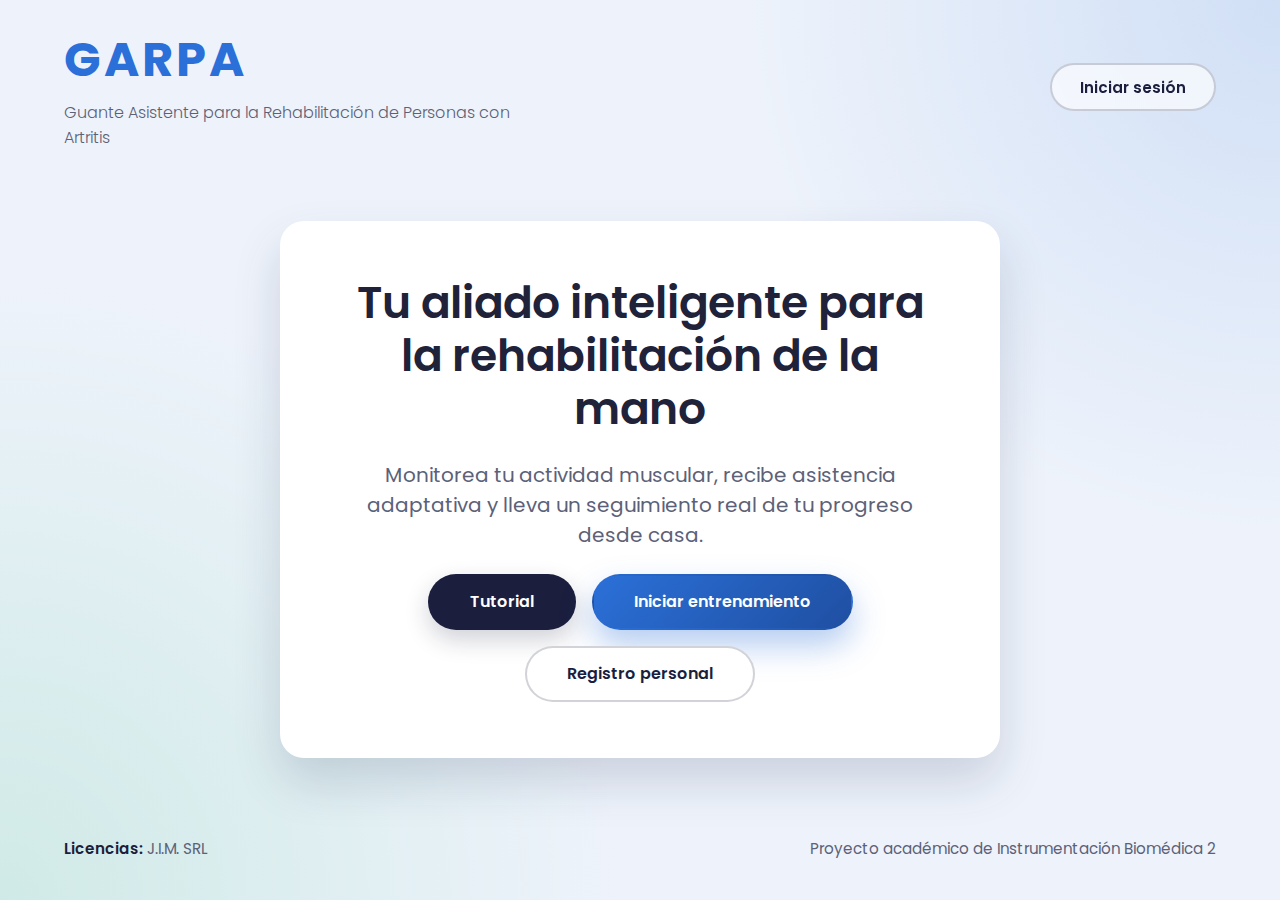
<file: index.html>
<!DOCTYPE html>
<html lang="es">
<head>
  <meta charset="UTF-8" />
  <meta name="viewport" content="width=device-width, initial-scale=1.0" />
  <title>GARPA | Guante Asistente para la Rehabilitación de Personas con Artritis</title>
  <link rel="preconnect" href="https://fonts.googleapis.com">
  <link rel="preconnect" href="https://fonts.gstatic.com" crossorigin>
  <link href="https://fonts.googleapis.com/css2?family=Poppins:wght@300;400;600;700&display=swap" rel="stylesheet">
  <link rel="stylesheet" href="styles.css" />
</head>
<body class="page-home">
  <header class="topbar">
    <div class="brand">
      <span class="brand-acronym">GARPA</span>
      <span class="brand-tagline">Guante Asistente para la Rehabilitación de Personas con Artritis</span>
    </div>
    <a class="btn btn-secondary" href="login.html">Iniciar sesión</a>
  </header>

  <main class="hero">
    <section class="hero-card" aria-labelledby="hero-title">
      <h1 id="hero-title">Tu aliado inteligente para la rehabilitación de la mano</h1>
      <p class="hero-description">
        Monitorea tu actividad muscular, recibe asistencia adaptativa y lleva un seguimiento real de tu progreso desde casa.
      </p>

      <div class="actions" role="group" aria-label="Acciones principales">
        <a class="btn btn-primary" href="#tutorial">Tutorial</a>
        <a class="btn btn-highlight" href="training.html">Iniciar entrenamiento</a>
        <a class="btn btn-outline" href="#registro">Registro personal</a>
      </div>
    </section>
  </main>

  <footer class="footer">
    <div>
      <span class="footer-label">Licencias:</span>
      <span class="footer-value" data-company="J.I.M. SRL">J.I.M. SRL</span>
    </div>
    <p class="footer-note">Proyecto académico de Instrumentación Biomédica 2</p>
  </footer>
</body>
</html>
</file>
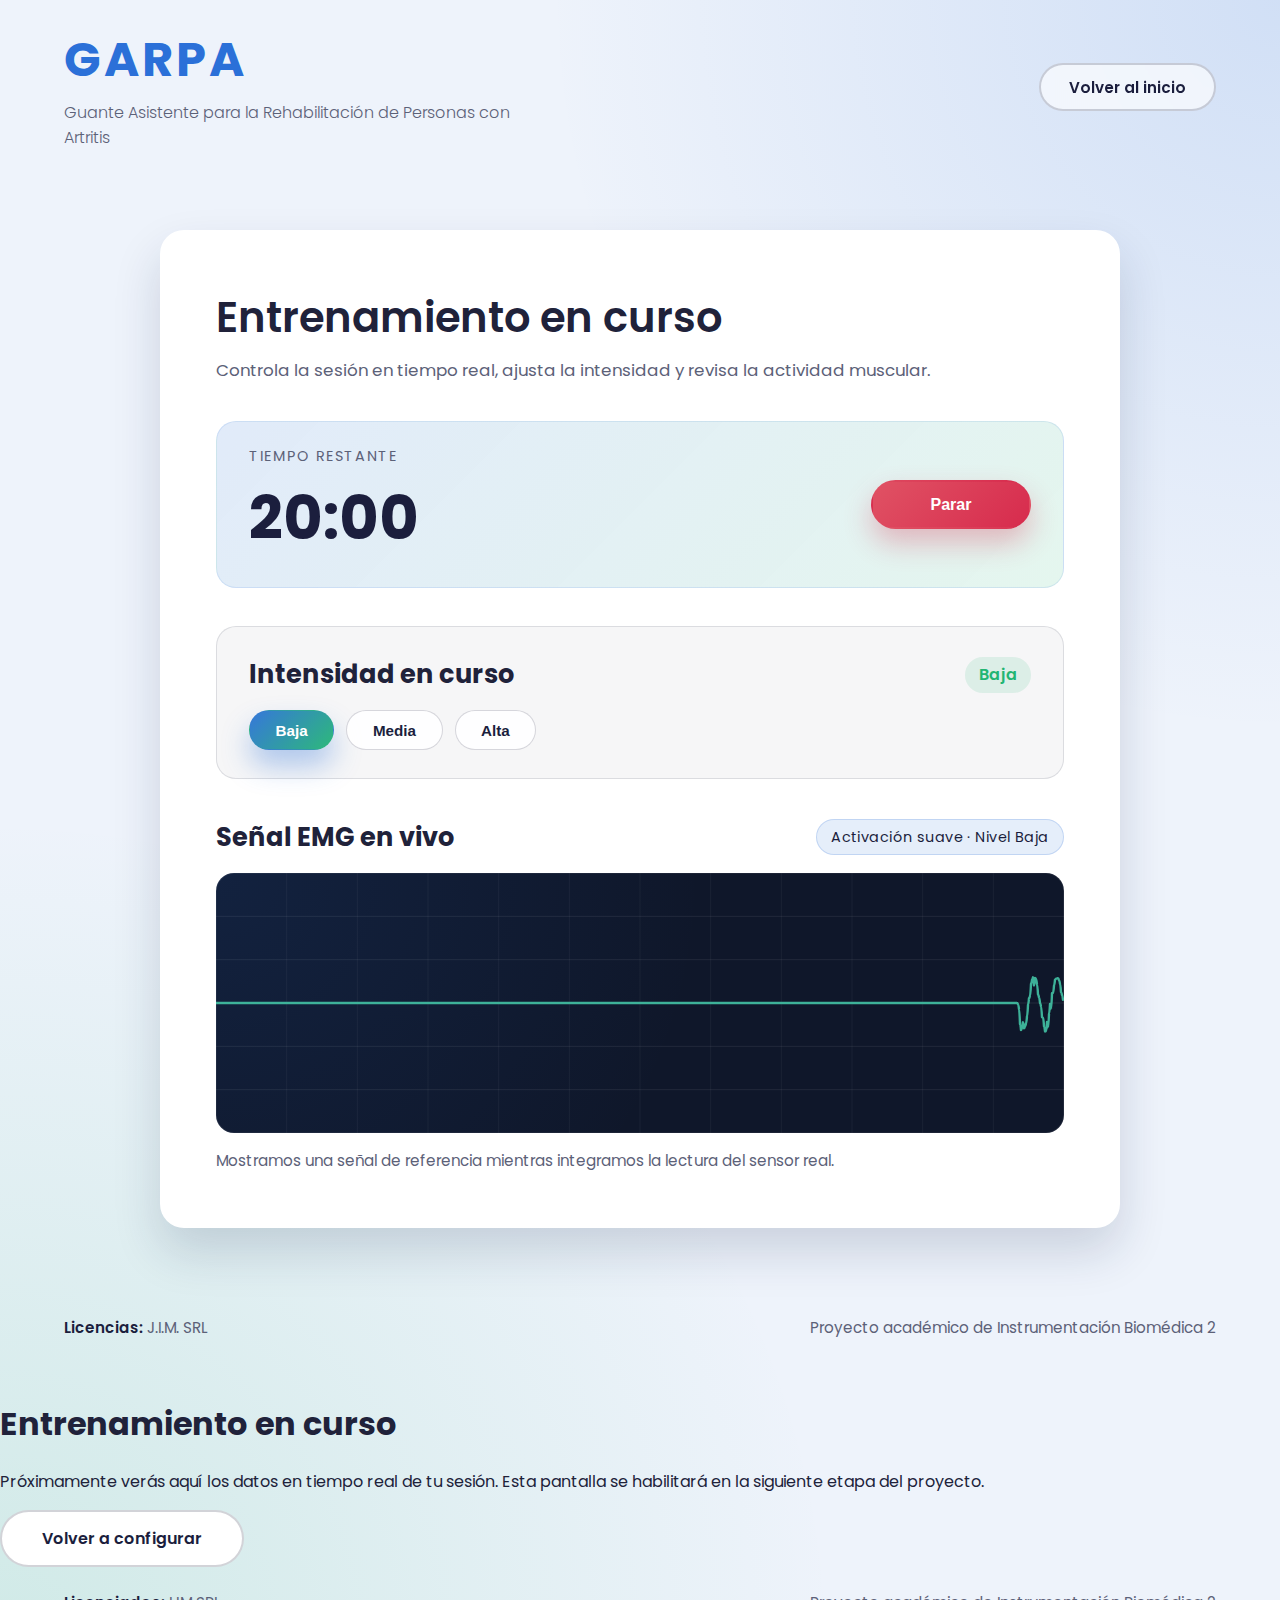
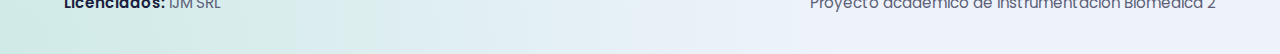
<file: entrenamiento-activo.html>
<!DOCTYPE html>
<html lang="es">
<head>
  <meta charset="UTF-8" />
  <meta name="viewport" content="width=device-width, initial-scale=1.0" />
  <title>Entrenamiento en curso | GARPA</title>
  <link rel="preconnect" href="https://fonts.googleapis.com">
  <link rel="preconnect" href="https://fonts.gstatic.com" crossorigin>
  <link href="https://fonts.googleapis.com/css2?family=Poppins:wght@300;400;600;700&display=swap" rel="stylesheet">
  <link rel="stylesheet" href="styles.css" />
</head>
<body class="page-session">
  <header class="topbar">
    <div class="brand">
      <span class="brand-acronym">GARPA</span>
      <span class="brand-tagline">Guante Asistente para la Rehabilitación de Personas con Artritis</span>
    </div>
    <a class="btn btn-secondary" href="index.html">Volver al inicio</a>
  </header>

  <main class="session-main">
    <section class="session-layout">
      <header class="session-header">
        <h1 id="session-title">Entrenamiento en curso</h1>
        <p class="session-subtitle">Controla la sesión en tiempo real, ajusta la intensidad y revisa la actividad muscular.</p>
      </header>

      <div class="session-status">
        <div class="session-timer" role="status" aria-live="polite">
          <span class="session-timer__label">Tiempo restante</span>
          <time id="session-time" class="session-timer__value" datetime="PT00M00S">00:00</time>
        </div>
        <button type="button" class="btn btn-critical session-pause" id="pause-button">Parar</button>
      </div>

      <section class="session-intensity" aria-labelledby="intensity-heading">
        <div class="session-intensity__header">
          <h2 id="intensity-heading">Intensidad en curso</h2>
          <span class="session-intensity__current" id="current-intensity">—</span>
        </div>
        <div class="session-intensity__controls" role="group" aria-label="Ajustar intensidad">
          <button type="button" class="chip" data-intensity="baja">Baja</button>
          <button type="button" class="chip" data-intensity="media">Media</button>
          <button type="button" class="chip" data-intensity="alta">Alta</button>
        </div>
      </section>

      <section class="session-emg" aria-labelledby="emg-heading">
        <div class="session-emg__header">
          <h2 id="emg-heading">Señal EMG en vivo</h2>
          <span class="session-emg__legend" id="emg-legend">Simulación interactiva</span>
        </div>
        <canvas id="emg-canvas" width="720" height="220" role="img" aria-label="Representación de la actividad muscular registrada"></canvas>
        <p class="session-emg__note">Mostramos una señal de referencia mientras integramos la lectura del sensor real.</p>
      </section>
    </section>
  </main>

  <div class="session-dialog" id="pause-dialog" aria-hidden="true">
    <div class="session-dialog__backdrop" data-dialog-dismiss></div>
    <div class="session-dialog__panel" role="dialog" aria-modal="true" aria-labelledby="pause-title">
      <h2 id="pause-title">Entrenamiento en pausa</h2>
      <p class="session-dialog__message" id="pause-message">Selecciona una opción para continuar.</p>
      <div class="session-dialog__actions">
        <button type="button" class="btn btn-ghost" id="resume-button">Reanudar</button>
        <button type="button" class="btn btn-highlight" id="finish-button">Finalizar</button>
      </div>
    </div>
  </div>

  <footer class="footer">
    <div>
      <span class="footer-label">Licencias:</span>
      <span class="footer-value">J.I.M. SRL</span>
    </div>
    <p class="footer-note">Proyecto académico de Instrumentación Biomédica 2</p>
  </footer>
  <script src="session.js"></script>
    <section class="session-card" aria-labelledby="session-title">
      <h1 id="session-title">Entrenamiento en curso</h1>
      <p class="session-copy">Próximamente verás aquí los datos en tiempo real de tu sesión. Esta pantalla se habilitará en la siguiente etapa del proyecto.</p>
      <a class="btn btn-outline" href="training.html">Volver a configurar</a>
    </section>
  </main>

  <footer class="footer">
    <div>
      <span class="footer-label">Licenciados:</span>
      <span class="footer-value">IJM SRL</span>
    </div>
    <p class="footer-note">Proyecto académico de Instrumentación Biomédica 2</p>
  </footer>
</body>
</html>
</file>
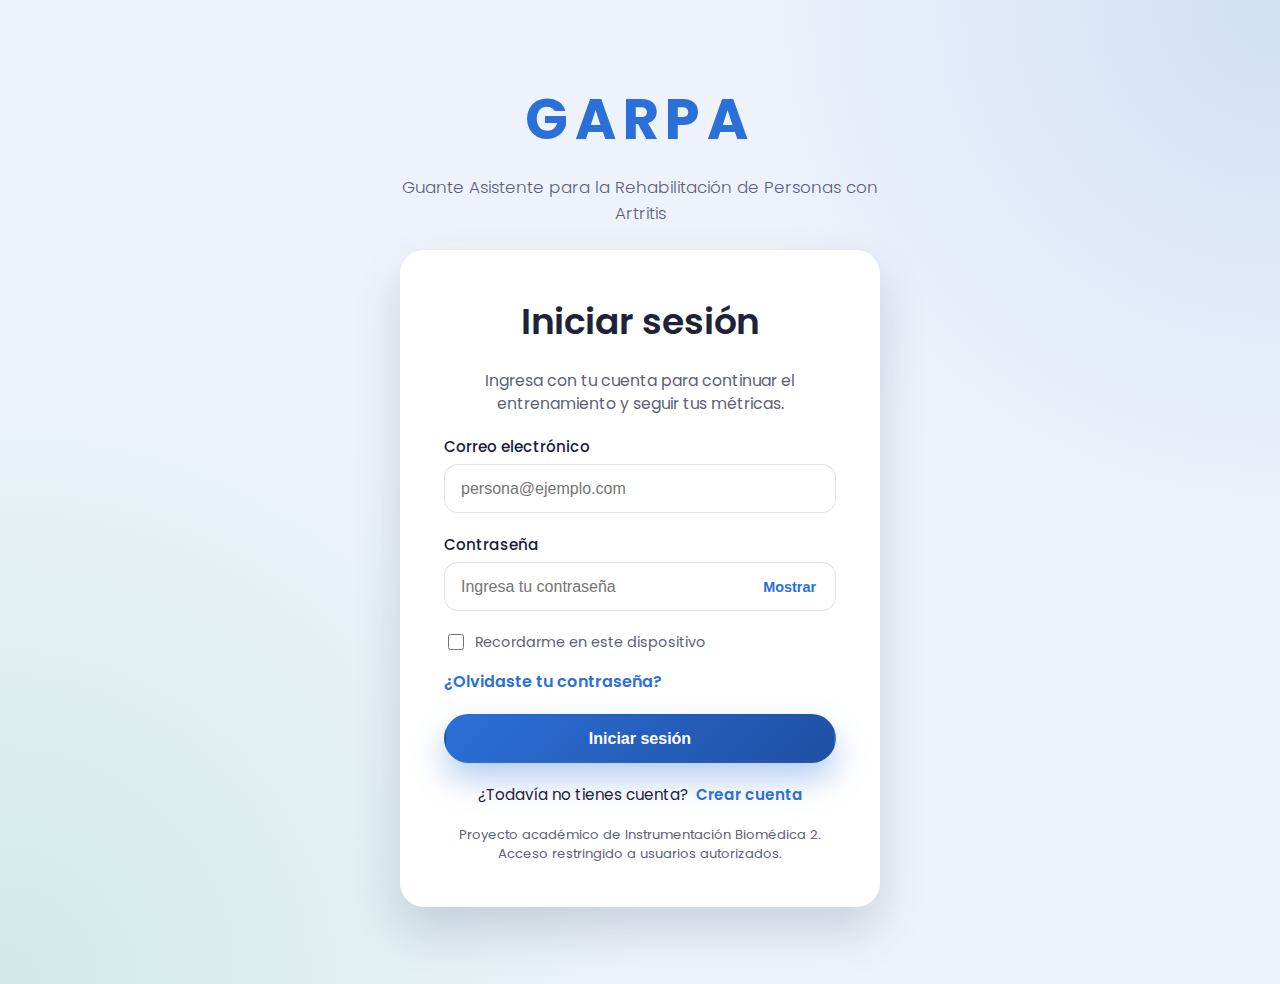
<file: login.html>
<!DOCTYPE html>
<html lang="es">
<head>
  <meta charset="UTF-8" />
  <meta name="viewport" content="width=device-width, initial-scale=1.0" />
  <title>GARPA | Iniciar sesión</title>
  <link rel="preconnect" href="https://fonts.googleapis.com" />
  <link rel="preconnect" href="https://fonts.gstatic.com" crossorigin />
  <link
    href="https://fonts.googleapis.com/css2?family=Poppins:wght@300;400;500;600;700&display=swap"
    rel="stylesheet"
  />
  <link rel="stylesheet" href="styles.css" />
</head>
<body class="page-login">
  <main class="auth-wrapper" aria-labelledby="login-title">
    <header class="auth-header">
      <span class="auth-logo">GARPA</span>
      <p class="auth-tagline">Guante Asistente para la Rehabilitación de Personas con Artritis</p>
    </header>

    <form class="auth-card" id="login-form" novalidate>
      <h1 id="login-title">Iniciar sesión</h1>

      <p class="auth-intro">
        Ingresa con tu cuenta para continuar el entrenamiento y seguir tus métricas.
      </p>

      <div class="auth-message" data-auth-message hidden role="alert"></div>

      <div class="field">
        <label class="field-label" for="email">Correo electrónico</label>
        <input
          class="field-input"
          type="email"
          id="email"
          name="email"
          inputmode="email"
          autocomplete="email"
          required
          placeholder="persona@ejemplo.com"
        />
      </div>

      <div class="field">
        <label class="field-label" for="password">Contraseña</label>
        <div class="field-control">
          <input
            class="field-input"
            type="password"
            id="password"
            name="password"
            autocomplete="current-password"
            minlength="8"
            required
            placeholder="Ingresa tu contraseña"
          />
          <button
            type="button"
            class="control-action"
            data-toggle-password
            aria-controls="password"
            aria-pressed="false"
          >
            Mostrar
          </button>
        </div>
      </div>

      <div class="field-row">
        <label class="remember">
          <input type="checkbox" id="remember" name="remember" />
          <span>Recordarme en este dispositivo</span>
        </label>
        <a href="#" class="auth-link" data-placeholder-link="recover">¿Olvidaste tu contraseña?</a>
      </div>

      <button class="btn btn-highlight btn-block" type="submit" data-submit>
        Iniciar sesión
      </button>

      <div class="auth-footer-links">
        <span>¿Todavía no tienes cuenta?</span>
        <a href="#" class="auth-link" data-placeholder-link="signup">Crear cuenta</a>
      </div>

      <p class="auth-legal">Proyecto académico de Instrumentación Biomédica 2. Acceso restringido a usuarios autorizados.</p>
    </form>
  </main>

  <script src="login.js" type="module"></script>
</body>
</html>
</file>
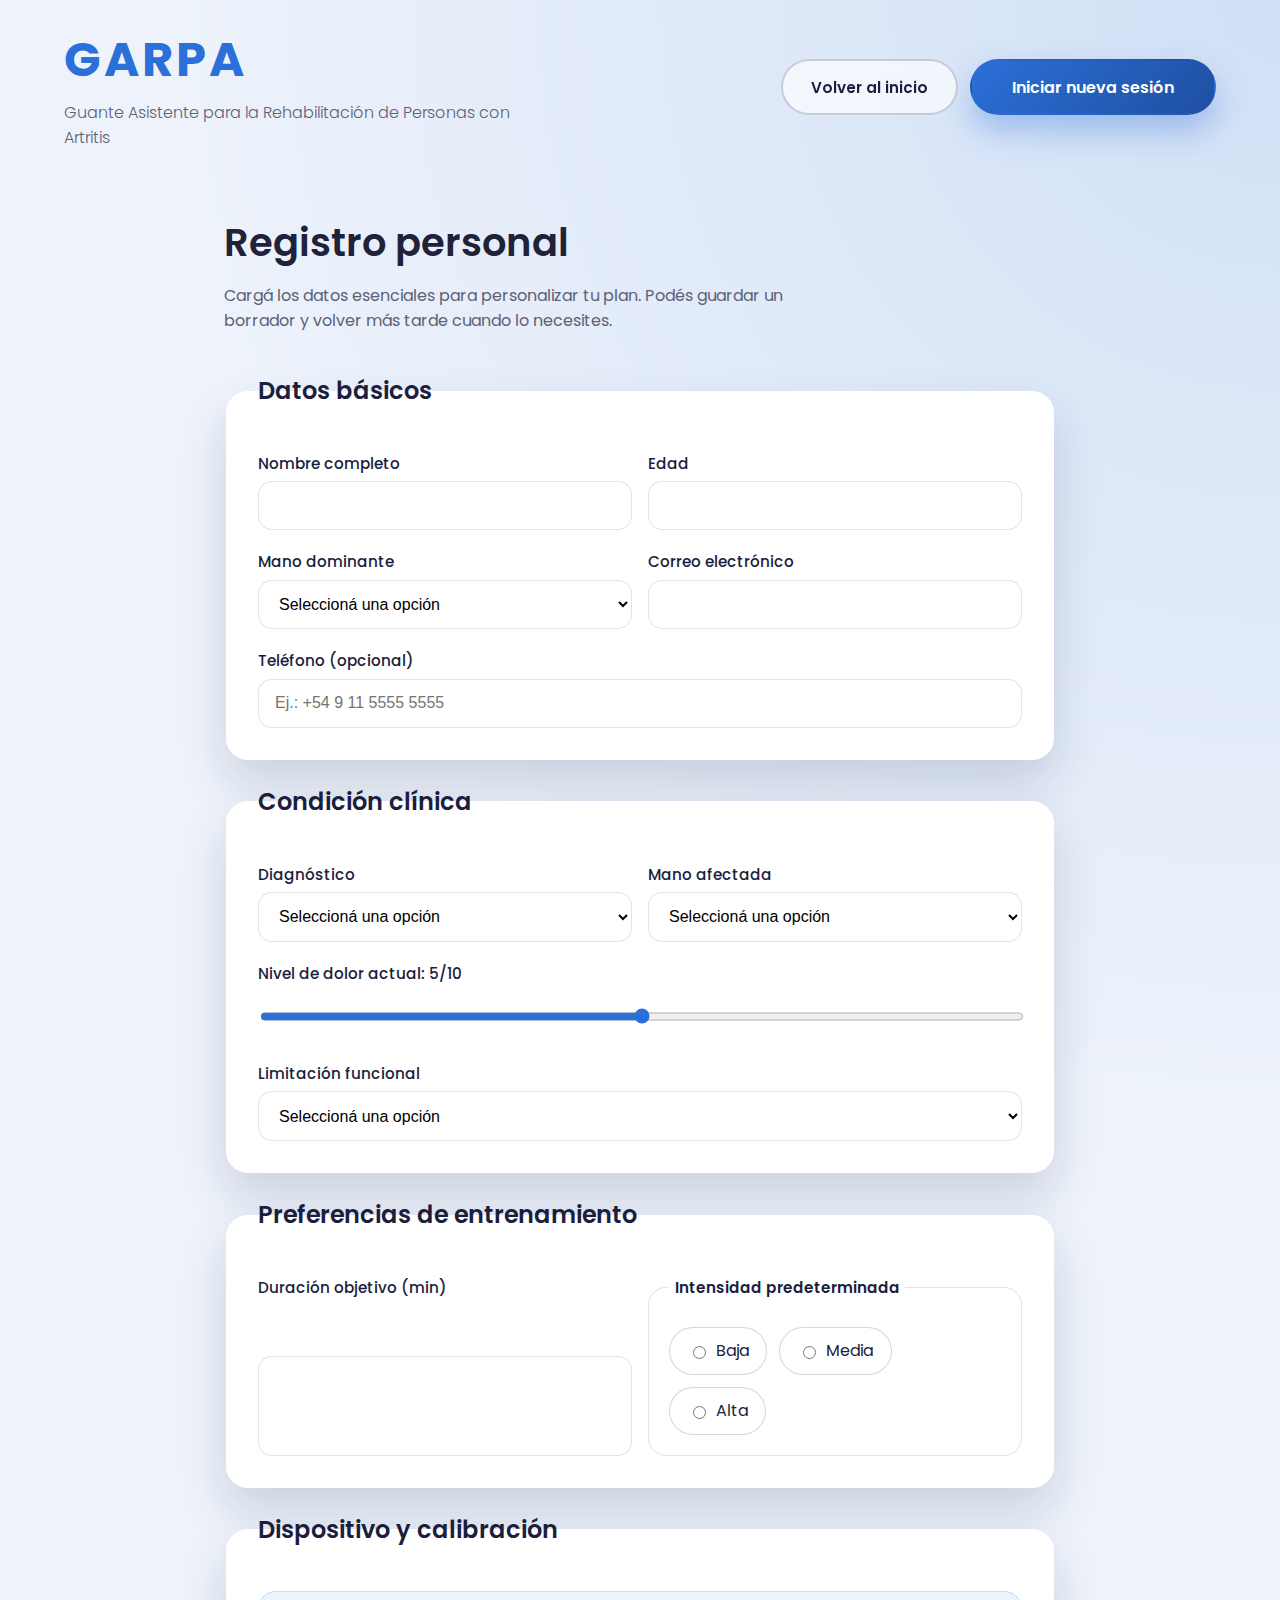
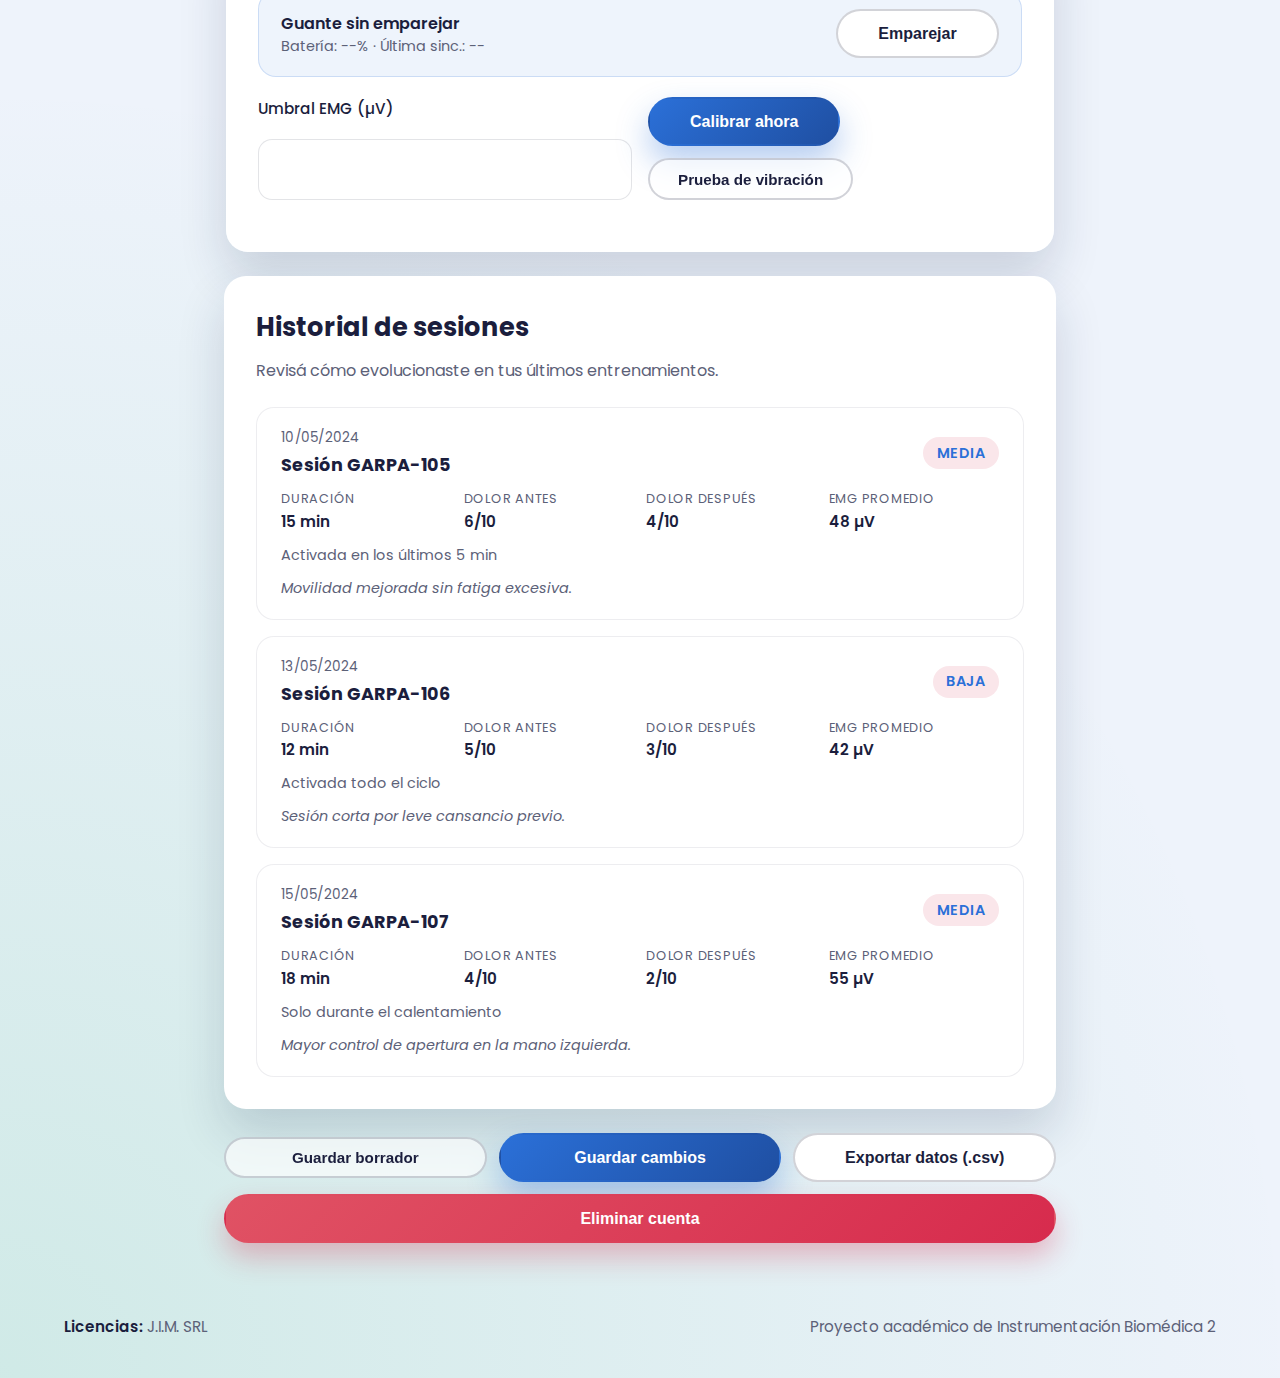
<file: registro.html>
<!DOCTYPE html>
<html lang="es">
<head>
  <meta charset="UTF-8" />
  <meta name="viewport" content="width=device-width, initial-scale=1.0" />
  <title>GARPA | Registro personal</title>
  <link rel="preconnect" href="https://fonts.googleapis.com" />
  <link rel="preconnect" href="https://fonts.gstatic.com" crossorigin />
  <link
    href="https://fonts.googleapis.com/css2?family=Poppins:wght@300;400;500;600;700&display=swap"
    rel="stylesheet"
  />
  <link rel="stylesheet" href="styles.css" />
</head>
<body class="page-profile">
  <header class="topbar topbar--profile">
    <div class="brand">
      <span class="brand-acronym">GARPA</span>
      <span class="brand-tagline">Guante Asistente para la Rehabilitación de Personas con Artritis</span>
    </div>
    <div class="profile-top-actions">
      <a class="btn btn-secondary" href="index.html">Volver al inicio</a>
      <a class="btn btn-highlight" href="training.html">Iniciar nueva sesión</a>
    </div>
  </header>

  <main class="profile-main">
    <header class="profile-header">
      <h1>Registro personal</h1>
      <p>
        Cargá los datos esenciales para personalizar tu plan. Podés guardar un borrador y volver más tarde cuando lo necesites.
      </p>
    </header>

    <form class="profile-form" data-profile-form novalidate>
      <fieldset class="profile-fieldset">
        <legend>Datos básicos</legend>
        <div class="field-grid">
          <label class="field">
            <span class="field-label">Nombre completo</span>
            <input class="field-input" type="text" name="fullName" autocomplete="name" required maxlength="120" />
          </label>
          <label class="field">
            <span class="field-label">Edad</span>
            <input class="field-input" type="number" name="age" min="10" max="120" required />
          </label>
        </div>
        <div class="field-grid">
          <label class="field">
            <span class="field-label">Mano dominante</span>
            <select class="field-input" name="dominantHand" required>
              <option value="" disabled selected>Seleccioná una opción</option>
              <option value="derecha">Derecha</option>
              <option value="izquierda">Izquierda</option>
              <option value="ambas">Ambidiestra</option>
            </select>
          </label>
          <label class="field">
            <span class="field-label">Correo electrónico</span>
            <input class="field-input" type="email" name="email" autocomplete="email" required />
          </label>
        </div>
        <label class="field">
          <span class="field-label">Teléfono (opcional)</span>
          <input class="field-input" type="tel" name="phone" autocomplete="tel" placeholder="Ej.: +54 9 11 5555 5555" />
        </label>
      </fieldset>

      <fieldset class="profile-fieldset">
        <legend>Condición clínica</legend>
        <div class="field-grid">
          <label class="field">
            <span class="field-label">Diagnóstico</span>
            <select class="field-input" name="diagnosis" required>
              <option value="" disabled selected>Seleccioná una opción</option>
              <option value="oa">Osteoartritis</option>
              <option value="ar">Artritis reumatoide</option>
              <option value="mixta">Mixta / combinada</option>
              <option value="otro">Otro</option>
            </select>
          </label>
          <label class="field">
            <span class="field-label">Mano afectada</span>
            <select class="field-input" name="affectedHand" required>
              <option value="" disabled selected>Seleccioná una opción</option>
              <option value="derecha">Derecha</option>
              <option value="izquierda">Izquierda</option>
              <option value="ambas">Ambas manos</option>
            </select>
          </label>
        </div>
        <label class="field">
          <span class="field-label">Nivel de dolor actual: <span data-output="painLevel">5</span>/10</span>
          <input class="field-input field-input--range" type="range" name="painLevel" min="0" max="10" value="5" />
        </label>
        <label class="field">
          <span class="field-label">Limitación funcional</span>
          <select class="field-input" name="functionalLimitation" required>
            <option value="" disabled selected>Seleccioná una opción</option>
            <option value="leve">Leve</option>
            <option value="moderada">Media</option>
            <option value="severa">Alta</option>
          </select>
        </label>
      </fieldset>

      <fieldset class="profile-fieldset">
        <legend>Preferencias de entrenamiento</legend>
        <div class="field-grid">
          <label class="field">
            <span class="field-label">Duración objetivo (min)</span>
            <input class="field-input" type="number" name="targetDuration" min="5" max="120" step="5" required />
          </label>
          <fieldset class="field fieldset">
            <legend class="field-label">Intensidad predeterminada</legend>
            <div class="option-group" role="radiogroup">
              <label class="option"><input type="radio" name="defaultIntensity" value="baja" required /><span>Baja</span></label>
              <label class="option"><input type="radio" name="defaultIntensity" value="media" /><span>Media</span></label>
              <label class="option"><input type="radio" name="defaultIntensity" value="alta" /><span>Alta</span></label>
            </div>
          </fieldset>
        </div>
      </fieldset>

      <fieldset class="profile-fieldset">
        <legend>Dispositivo y calibración</legend>
        <div class="device-simple">
          <div>
            <p class="device-status" data-device-connection>Guante sin emparejar</p>
            <p class="device-meta">Batería: <span data-battery-level>--%</span> · Última sinc.: <span data-last-sync>--</span></p>
          </div>
          <button type="button" class="btn btn-outline" data-action="pair">Emparejar</button>
        </div>
        <div class="field-grid">
          <label class="field">
            <span class="field-label">Umbral EMG (µV)</span>
            <input class="field-input" type="number" name="emgThreshold" min="1" max="500" required />
          </label>
          <div class="calibration-actions">
            <button type="button" class="btn btn-highlight" data-action="calibrate">Calibrar ahora</button>
            <button type="button" class="btn btn-secondary" data-action="vibration-test">Prueba de vibración</button>
          </div>
        </div>
        <p class="calibration-status" data-calibration-status aria-live="polite" hidden></p>
      </fieldset>

      <section class="profile-history" aria-labelledby="history-heading">
        <div class="profile-history__header">
          <h2 id="history-heading">Historial de sesiones</h2>
          <p>Revisá cómo evolucionaste en tus últimos entrenamientos.</p>
        </div>
        <div class="history-list" data-history-list></div>
      </section>

      <div class="profile-actions">
        <button type="button" class="btn btn-secondary" data-action="save-draft">Guardar borrador</button>
        <button type="submit" class="btn btn-highlight">Guardar cambios</button>
        <button type="button" class="btn btn-outline" data-action="export">Exportar datos (.csv)</button>
        <button type="button" class="btn btn-critical" data-action="delete">Eliminar cuenta</button>
        <p class="form-feedback" data-form-feedback aria-live="polite" hidden></p>
      </div>
    </form>
  </main>

  <footer class="footer">
    <div>
      <span class="footer-label">Licencias:</span>
      <span class="footer-value" data-company="J.I.M. SRL">J.I.M. SRL</span>
    </div>
    <p class="footer-note">Proyecto académico de Instrumentación Biomédica 2</p>
  </footer>

  <script src="profile.js" type="module"></script>
</body>
</html>
</file>
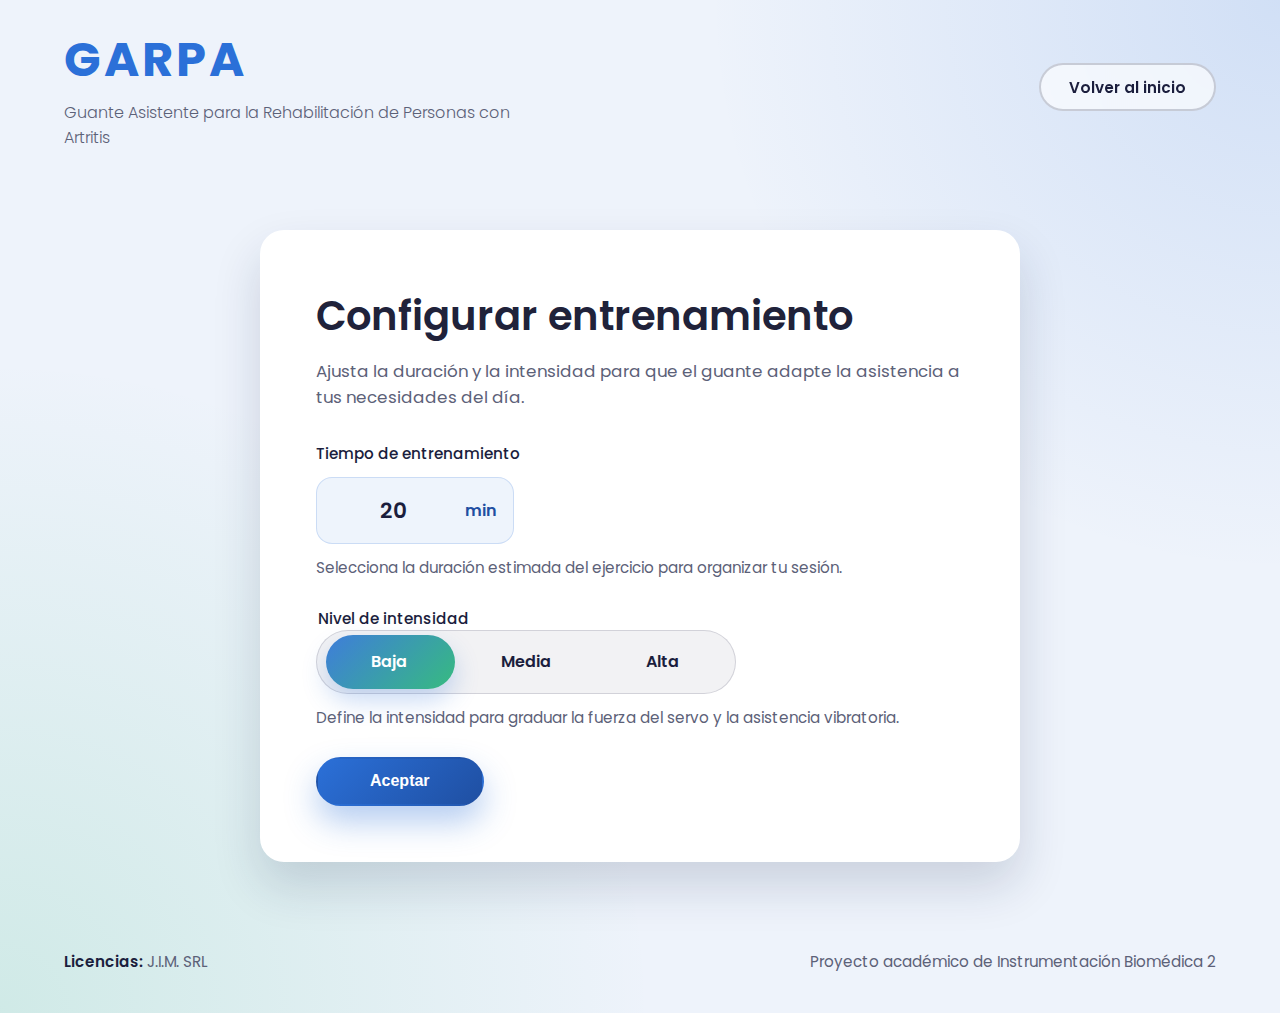
<file: training.html>
<!DOCTYPE html>
<html lang="es">
<head>
  <meta charset="UTF-8" />
  <meta name="viewport" content="width=device-width, initial-scale=1.0" />
  <title>Configurar entrenamiento | GARPA</title>
  <link rel="preconnect" href="https://fonts.googleapis.com">
  <link rel="preconnect" href="https://fonts.gstatic.com" crossorigin>
  <link href="https://fonts.googleapis.com/css2?family=Poppins:wght@300;400;600;700&display=swap" rel="stylesheet">
  <link rel="stylesheet" href="styles.css" />
</head>
<body class="page-training">
  <header class="topbar">
    <div class="brand">
      <span class="brand-acronym">GARPA</span>
      <span class="brand-tagline">Guante Asistente para la Rehabilitación de Personas con Artritis</span>
    </div>
    <a class="btn btn-secondary" href="index.html">Volver al inicio</a>
  </header>

  <main class="training-main">
    <section class="training-card" aria-labelledby="training-title">
      <header class="training-card__header">
        <h1 id="training-title">Configurar entrenamiento</h1>
        <p class="training-card__description">
          Ajusta la duración y la intensidad para que el guante adapte la asistencia a tus necesidades del día.
        </p>
      </header>

      <form class="training-form" action="entrenamiento-activo.html" method="get">
        <div class="field-group">
          <label class="field-label" for="duration">Tiempo de entrenamiento</label>
          <div class="time-input">
            <input type="number" id="duration" name="duration" min="5" max="120" step="5" value="20" required />
            <span class="time-unit" aria-hidden="true">min</span>
          </div>
          <p class="field-hint">Selecciona la duración estimada del ejercicio para organizar tu sesión.</p>
        </div>

        <fieldset class="field-group">
          <legend class="field-label" id="intensity-label">Nivel de intensidad</legend>
          <div class="intensity-selector" role="radiogroup" aria-labelledby="intensity-label">
            <span class="intensity-highlight" aria-hidden="true"></span>
            <label class="intensity-option">
              <input type="radio" name="intensity" value="baja" checked />
              <span>Baja</span>
            </label>
            <label class="intensity-option">
              <input type="radio" name="intensity" value="media" />
              <span>Media</span>
            </label>
            <label class="intensity-option">
              <input type="radio" name="intensity" value="alta" />
              <span>Alta</span>
            </label>
          </div>
          <p class="field-hint">Define la intensidad para graduar la fuerza del servo y la asistencia vibratoria.</p>
        </fieldset>

        <button type="submit" class="btn btn-highlight btn-accept">Aceptar</button>
      </form>
    </section>
  </main>

  <footer class="footer">
    <div>
      <span class="footer-label">Licencias:</span>
      <span class="footer-value">J.I.M. SRL</span>
    </div>
    <p class="footer-note">Proyecto académico de Instrumentación Biomédica 2</p>
  </footer>

  <script src="training.js"></script>
</body>
</html>
</file>
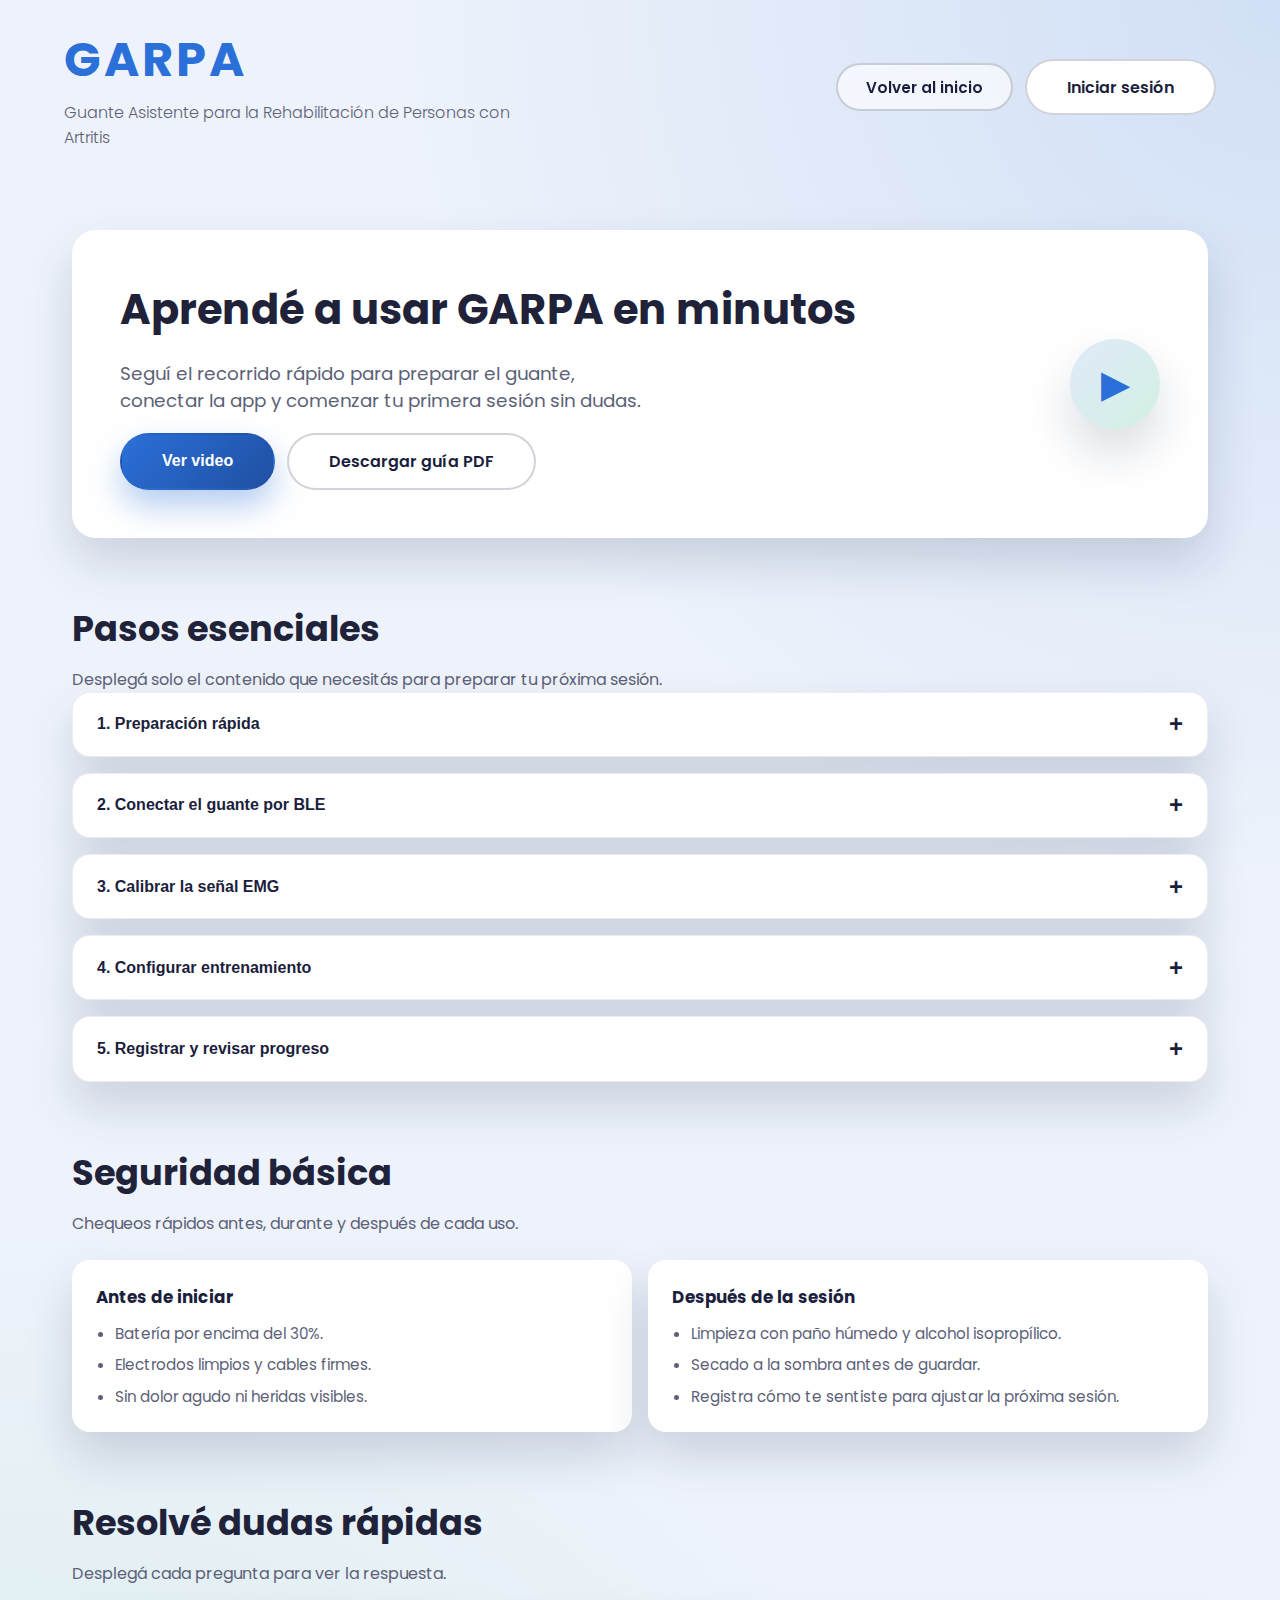
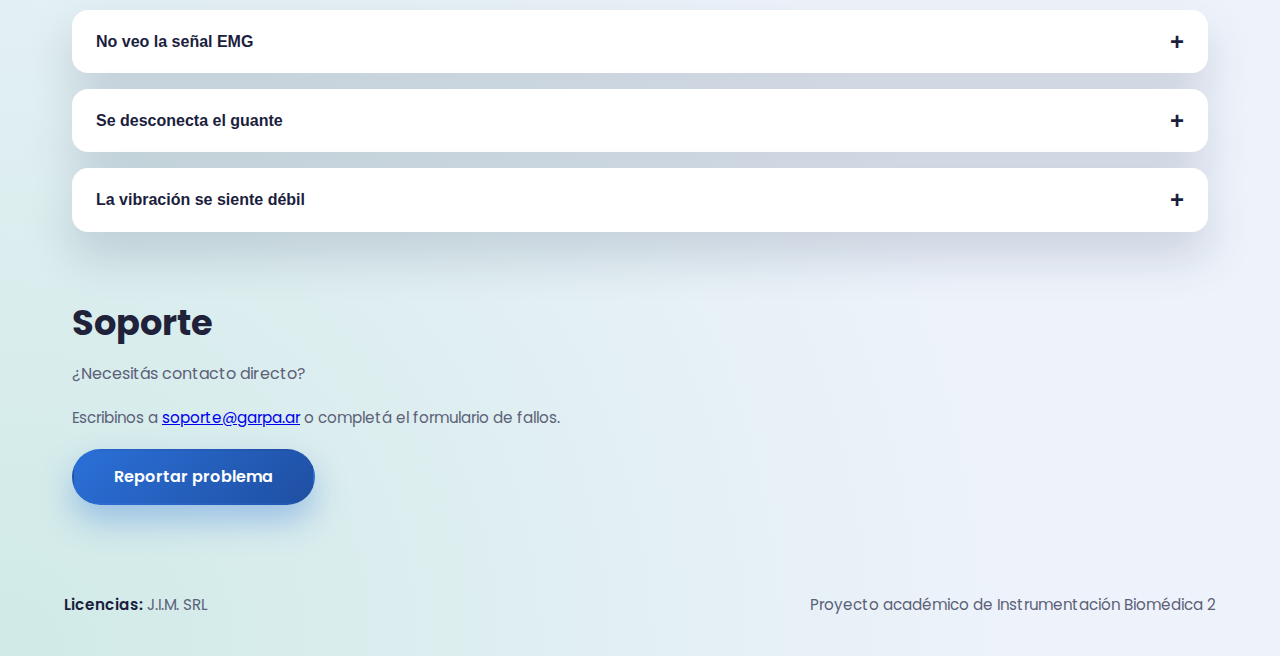
<file: tutorial.html>
<!DOCTYPE html>
<html lang="es">
<head>
  <meta charset="UTF-8" />
  <meta name="viewport" content="width=device-width, initial-scale=1.0" />
  <title>GARPA | Tutorial esencial</title>
  <link rel="preconnect" href="https://fonts.googleapis.com">
  <link rel="preconnect" href="https://fonts.gstatic.com" crossorigin>
  <link href="https://fonts.googleapis.com/css2?family=Poppins:wght@300;400;600;700&display=swap" rel="stylesheet">
  <link rel="stylesheet" href="styles.css" />
</head>
<body class="page-tutorial">
  <header class="topbar">
    <div class="brand">
      <a class="brand-acronym" href="index.html">GARPA</a>
      <span class="brand-tagline">Guante Asistente para la Rehabilitación de Personas con Artritis</span>
    </div>
    <div class="topbar-actions">
      <a class="btn btn-secondary" href="index.html">Volver al inicio</a>
      <a class="btn btn-outline" href="login.html">Iniciar sesión</a>
    </div>
  </header>

  <main class="tutorial-main" id="tutorial">
    <section class="tutorial-hero" aria-labelledby="tutorial-hero-title">
      <div class="tutorial-hero__text">
        <h1 id="tutorial-hero-title">Aprendé a usar GARPA en minutos</h1>
        <p>Segu&iacute; el recorrido rápido para preparar el guante, conectar la app y comenzar tu primera sesión sin dudas.</p>
        <div class="tutorial-hero__actions" role="group" aria-label="Acciones del tutorial">
          <button class="btn btn-highlight" data-action="open-video" type="button">Ver video</button>
          <a class="btn btn-outline" href="docs/garpa-guia.pdf" download>Descargar guía PDF</a>
        </div>
      </div>
      <button class="tutorial-hero__preview" type="button" data-action="open-video" aria-label="Reproducir video tutorial">
        <span aria-hidden="true">▶</span>
      </button>
    </section>

    <section class="tutorial-steps" aria-labelledby="steps-heading">
      <header class="tutorial-section-header">
        <h2 id="steps-heading">Pasos esenciales</h2>
        <p>Desplegá solo el contenido que necesitás para preparar tu próxima sesión.</p>
      </header>
      <ol class="tutorial-step-list">
        <li class="tutorial-step" data-accordion>
          <button class="tutorial-step__trigger" type="button" aria-expanded="false">
            1. Preparación rápida
          </button>
          <div class="tutorial-step__content" hidden>
            <ul>
              <li>Descansá la mano, limpiá la piel y asegurate de que esté seca.</li>
              <li>Colocá el guante ajustando las correas sin puntos de presión.</li>
              <li>Ubicá los electrodos según la guía de tu fisioterapeuta.</li>
            </ul>
          </div>
        </li>
        <li class="tutorial-step" data-accordion>
          <button class="tutorial-step__trigger" type="button" aria-expanded="false">
            2. Conectar el guante por BLE
          </button>
          <div class="tutorial-step__content" hidden>
            <ol>
              <li>Encendé el guante y abrí la app GARPA en el teléfono.</li>
              <li>Elegí <strong>GARPA-ESP32</strong> en la lista y confirmá el código.</li>
              <li>Esperá al indicador azul fijo para empezar.</li>
            </ol>
          </div>
        </li>
        <li class="tutorial-step" data-accordion>
          <button class="tutorial-step__trigger" type="button" aria-expanded="false">
            3. Calibrar la señal EMG
          </button>
          <div class="tutorial-step__content" hidden>
            <ul>
              <li>Desde la app tocá <em>Calibrar EMG</em>.</li>
              <li>Registrá reposo durante 5&nbsp;s y luego una contracción suave.</li>
              <li>Guardá el umbral para personalizar la asistencia.</li>
            </ul>
          </div>
        </li>
        <li class="tutorial-step" data-accordion>
          <button class="tutorial-step__trigger" type="button" aria-expanded="false">
            4. Configurar entrenamiento
          </button>
          <div class="tutorial-step__content" hidden>
            <ul>
              <li>Elegí duración (10–15&nbsp;min como punto de partida).</li>
              <li>Seleccioná intensidad según dolor y rigidez del día.</li>
              <li>Activá la vibración analgésica si necesitás alivio extra.</li>
            </ul>
          </div>
        </li>
        <li class="tutorial-step" data-accordion>
          <button class="tutorial-step__trigger" type="button" aria-expanded="false">
            5. Registrar y revisar progreso
          </button>
          <div class="tutorial-step__content" hidden>
            <ul>
              <li>La app guarda repeticiones, intensidad EMG y notas.</li>
              <li>Revisá el historial semanal y compartilo con tu profesional.</li>
              <li>Usá los recordatorios para sostener la constancia.</li>
            </ul>
          </div>
        </li>
      </ol>
    </section>

    <section class="tutorial-safety" aria-labelledby="safety-heading">
      <header class="tutorial-section-header">
        <h2 id="safety-heading">Seguridad básica</h2>
        <p>Chequeos rápidos antes, durante y después de cada uso.</p>
      </header>
      <div class="safety-checklist">
        <article>
          <h3>Antes de iniciar</h3>
          <ul>
            <li>Batería por encima del 30%.</li>
            <li>Electrodos limpios y cables firmes.</li>
            <li>Sin dolor agudo ni heridas visibles.</li>
          </ul>
        </article>
        <article>
          <h3>Después de la sesión</h3>
          <ul>
            <li>Limpieza con paño húmedo y alcohol isopropílico.</li>
            <li>Secado a la sombra antes de guardar.</li>
            <li>Registra cómo te sentiste para ajustar la próxima sesión.</li>
          </ul>
        </article>
      </div>
    </section>

    <section class="tutorial-faq" aria-labelledby="faq-heading">
      <header class="tutorial-section-header">
        <h2 id="faq-heading">Resolvé dudas rápidas</h2>
        <p>Desplegá cada pregunta para ver la respuesta.</p>
      </header>
      <div class="faq-list" role="list">
        <article class="faq-item" data-faq>
          <button class="faq-item__question" type="button" aria-expanded="false">
            No veo la señal EMG
          </button>
          <div class="faq-item__answer" hidden>
            <ul>
              <li>Revisá la posición de los electrodos.</li>
              <li>Confirmá que la calibración esté completada.</li>
              <li>Chequeá la conexión BLE y repetí si es necesario.</li>
            </ul>
          </div>
        </article>
        <article class="faq-item" data-faq>
          <button class="faq-item__question" type="button" aria-expanded="false">
            Se desconecta el guante
          </button>
          <div class="faq-item__answer" hidden>
            <ul>
              <li>Mantené el teléfono a menos de 5&nbsp;m.</li>
              <li>Reiniciá el guante y volvé a emparejarlo.</li>
              <li>Verificá que no haya otro dispositivo conectado.</li>
            </ul>
          </div>
        </article>
        <article class="faq-item" data-faq>
          <button class="faq-item__question" type="button" aria-expanded="false">
            La vibración se siente débil
          </button>
          <div class="faq-item__answer" hidden>
            <ul>
              <li>Aumentá un nivel la intensidad desde la app.</li>
              <li>Verificá el porcentaje de batería.</li>
              <li>Ajustá el guante para mejorar el contacto con la palma.</li>
            </ul>
          </div>
        </article>
      </div>
    </section>

    <section class="tutorial-support" aria-labelledby="support-heading">
      <header class="tutorial-section-header">
        <h2 id="support-heading">Soporte</h2>
        <p>¿Necesitás contacto directo?</p>
      </header>
      <p class="support-text">
        Escribinos a <a href="mailto:soporte@garpa.ar">soporte@garpa.ar</a> o completá el formulario de fallos.
      </p>
      <a class="btn btn-highlight" href="https://forms.gle/garpa-soporte" target="_blank" rel="noopener">Reportar problema</a>
    </section>
  </main>

  <footer class="footer">
    <div>
      <span class="footer-label">Licencias:</span>
      <span class="footer-value" data-company="J.I.M. SRL">J.I.M. SRL</span>
    </div>
    <p class="footer-note">Proyecto académico de Instrumentación Biomédica 2</p>
  </footer>

  <div class="modal" data-modal="video" role="dialog" aria-modal="true" aria-labelledby="modal-video-title" hidden>
    <div class="modal__backdrop" data-action="close-modal"></div>
    <div class="modal__dialog" role="document">
      <header class="modal__header">
        <h2 id="modal-video-title">Tutorial GARPA</h2>
        <button class="modal__close" type="button" data-action="close-modal" aria-label="Cerrar video">×</button>
      </header>
      <div class="modal__body">
        <div class="video-frame" data-video-container>
          <iframe
            title="Tutorial GARPA"
            src="https://www.youtube-nocookie.com/embed/2PrM48n1y3k"
            allow="accelerometer; autoplay; clipboard-write; encrypted-media; gyroscope; picture-in-picture"
            allowfullscreen
          ></iframe>
        </div>
      </div>
      <footer class="modal__footer">
        <button class="btn btn-secondary" type="button" data-action="close-modal">Cerrar</button>
      </footer>
    </div>
  </div>

  <script src="tutorial.js" defer></script>
</body>
</html>
</file>
<file: styles.css>
:root {
  --color-primary: #2b70d8;
  --color-primary-dark: #1f4fa2;
  --color-secondary: #1b1e3d;
  --color-highlight: #22b573;
  --color-background: #eef3fb;
  --color-surface: #ffffff;
  --color-text: #20223a;
  --color-muted: #5c6178;
  --font-main: 'Poppins', 'Segoe UI', sans-serif;
  --shadow-soft: 0 24px 48px rgba(19, 38, 74, 0.16);
  --shadow-focus: 0 0 0 4px rgba(43, 112, 216, 0.2);
}

* {
  box-sizing: border-box;
}

body {
  margin: 0;
  font-family: var(--font-main);
  color: var(--color-text);
  background: radial-gradient(circle at top right, rgba(43, 112, 216, 0.15), transparent 35%),
    radial-gradient(circle at bottom left, rgba(34, 181, 115, 0.15), transparent 40%),
    var(--color-background);
  min-height: 100vh;
  display: grid;
  grid-template-rows: auto 1fr auto;
}

.page-login {
  display: flex;
  flex-direction: column;
  justify-content: center;
  align-items: center;
  padding: clamp(2rem, 6vw, 5rem) clamp(1.5rem, 5vw, 3rem);
}

.topbar {
  display: flex;
  align-items: center;
  justify-content: space-between;
  padding: 1.5rem clamp(1.5rem, 6vw, 4rem) 1rem;
}

.brand {
  display: flex;
  flex-direction: column;
  gap: 0.25rem;
}

.brand-acronym {
  font-size: clamp(2rem, 4vw, 3rem);
  font-weight: 700;
  letter-spacing: 0.18rem;
  color: var(--color-primary);
  text-decoration: none;
}

.brand-tagline {
  font-size: clamp(0.75rem, 1.6vw, 1rem);
  font-weight: 300;
  color: var(--color-muted);
  max-width: 28rem;
}

.hero {
  display: grid;
  place-items: center;
  padding: clamp(2rem, 4vw, 4rem);
}

.hero-card {
  width: min(720px, 100%);
  background-color: var(--color-surface);
  border-radius: 24px;
  padding: clamp(2rem, 5vw, 3.5rem);
  box-shadow: var(--shadow-soft);
  display: grid;
  gap: 1.5rem;
  text-align: center;
}

.hero-card h1 {
  margin: 0;
  font-size: clamp(1.75rem, 4vw, 2.75rem);
  font-weight: 600;
  line-height: 1.2;
}

.hero-description {
  margin: 0;
  font-size: clamp(1rem, 2vw, 1.25rem);
  color: var(--color-muted);
}

.actions {
  display: flex;
  flex-wrap: wrap;
  justify-content: center;
  gap: 1rem;
}

.btn {
  text-decoration: none;
  padding: 0.85rem 2.5rem;
  border-radius: 999px;
  font-weight: 600;
  font-size: 1rem;
  transition: transform 0.2s ease, box-shadow 0.2s ease, background-color 0.2s ease, color 0.2s ease;
  display: inline-flex;
  align-items: center;
  justify-content: center;
  border: 2px solid transparent;
}

.btn-primary {
  background: var(--color-secondary);
  color: white;
  box-shadow: 0 10px 24px rgba(27, 30, 61, 0.2);
}

.btn-primary:hover,
.btn-primary:focus-visible {
  background: #11132a;
  transform: translateY(-2px);
  box-shadow: 0 16px 30px rgba(27, 30, 61, 0.25);
}

.btn-secondary {
  color: var(--color-secondary);
  border-color: rgba(27, 30, 61, 0.2);
  padding-inline: 1.75rem;
  padding-block: 0.65rem;
  font-size: 0.95rem;
  background-color: rgba(255, 255, 255, 0.65);
  backdrop-filter: blur(6px);
}

.btn-secondary:hover,
.btn-secondary:focus-visible {
  border-color: var(--color-secondary);
  color: white;
  background: var(--color-secondary);
}

.btn-highlight {
  background: linear-gradient(135deg, var(--color-primary), var(--color-primary-dark));
  color: white;
  box-shadow: 0 16px 32px rgba(43, 112, 216, 0.35);
}

.btn-highlight:hover,
.btn-highlight:focus-visible {
  background: linear-gradient(135deg, var(--color-primary-dark), #142f6b);
  transform: translateY(-2px);
}

.btn-outline {
  border-color: rgba(32, 34, 58, 0.2);
  color: var(--color-secondary);
  background: white;
}

.btn-outline:hover,
.btn-outline:focus-visible {
  border-color: var(--color-secondary);
  color: white;
  background: var(--color-secondary);
}

.btn-critical {
  background: linear-gradient(135deg, #e05264, #d72b4d);
  color: white;
  box-shadow: 0 14px 28px rgba(215, 43, 77, 0.3);
}

.btn-critical:hover,
.btn-critical:focus-visible {
  background: linear-gradient(135deg, #c61f3f, #8e162c);
  transform: translateY(-2px);
}

.btn-ghost {
  background: rgba(27, 30, 61, 0.05);
  color: var(--color-secondary);
  border-color: rgba(27, 30, 61, 0.1);
  padding-inline: 2rem;
}

.btn-ghost:hover,
.btn-ghost:focus-visible {
  background: rgba(27, 30, 61, 0.12);
  color: var(--color-secondary);
}

.btn:focus-visible {
  outline: none;
  box-shadow: var(--shadow-focus);
}

body.modal-open {
  overflow: hidden;
}

.topbar-actions {
  display: flex;
  gap: 0.75rem;
  align-items: center;
}

.page-tutorial {
  grid-template-rows: auto 1fr auto;
}

.tutorial-main {
  padding: clamp(2rem, 5vw, 4rem) clamp(1.5rem, 6vw, 4.5rem);
  display: grid;
  gap: clamp(2.5rem, 5vw, 4rem);
}

.tutorial-hero {
  background: var(--color-surface);
  border-radius: 24px;
  box-shadow: var(--shadow-soft);
  padding: clamp(1.75rem, 4vw, 3rem);
  display: flex;
  flex-wrap: wrap;
  align-items: center;
  justify-content: space-between;
  gap: clamp(1.5rem, 5vw, 3rem);
}

.tutorial-hero__text {
  display: grid;
  gap: 1.2rem;
  flex: 1 1 260px;
}

.tutorial-hero__text h1 {
  margin: 0;
  font-size: clamp(1.8rem, 3.6vw, 2.6rem);
}

.tutorial-hero__text p {
  margin: 0;
  color: var(--color-muted);
  font-size: clamp(1rem, 2.2vw, 1.15rem);
  max-width: 48ch;
}

.tutorial-hero__actions {
  display: flex;
  flex-wrap: wrap;
  gap: 0.75rem;
}

.tutorial-hero__preview {
  flex: 0 0 auto;
  width: 90px;
  height: 90px;
  border-radius: 50%;
  border: none;
  cursor: pointer;
  background: linear-gradient(135deg, rgba(43, 112, 216, 0.15), rgba(34, 181, 115, 0.2));
  color: var(--color-primary);
  font-size: 2.4rem;
  display: flex;
  align-items: center;
  justify-content: center;
  box-shadow: var(--shadow-soft);
  transition: transform 0.2s ease, box-shadow 0.2s ease;
}

.tutorial-hero__preview:hover,
.tutorial-hero__preview:focus-visible {
  transform: translateY(-2px);
  box-shadow: 0 16px 32px rgba(43, 112, 216, 0.18);
  outline: none;
}

.tutorial-section-header {
  display: grid;
  gap: 0.75rem;
  max-width: 720px;
}

.tutorial-section-header h2 {
  margin: 0;
  font-size: clamp(1.5rem, 3vw, 2.2rem);
}

.tutorial-section-header p {
  margin: 0;
  color: var(--color-muted);
  font-size: 1rem;
}

.tutorial-step-list {
  list-style: none;
  margin: 0;
  padding: 0;
  display: grid;
  gap: 1rem;
}

.tutorial-step {
  background: var(--color-surface);
  border-radius: 18px;
  box-shadow: var(--shadow-soft);
  overflow: hidden;
  border: 1px solid rgba(27, 30, 61, 0.08);
}

.tutorial-step__trigger {
  width: 100%;
  text-align: left;
  padding: 1.1rem 1.5rem;
  background: transparent;
  border: none;
  font-size: 1rem;
  font-weight: 600;
  color: var(--color-secondary);
  display: flex;
  justify-content: space-between;
  align-items: center;
  cursor: pointer;
}

.tutorial-step__trigger::after {
  content: '+';
  font-size: 1.5rem;
  transition: transform 0.2s ease;
}

.tutorial-step.is-open .tutorial-step__trigger::after {
  transform: rotate(45deg);
}

.tutorial-step__trigger:focus-visible {
  outline: none;
  box-shadow: var(--shadow-focus);
}

.tutorial-step__content {
  padding: 0 1.5rem 1.25rem;
  color: var(--color-muted);
  font-size: 0.95rem;
}

.tutorial-step__content ul,
.tutorial-step__content ol {
  margin: 0;
  padding-left: 1.25rem;
  display: grid;
  gap: 0.6rem;
}

.tip {
  background: rgba(34, 181, 115, 0.12);
  border-left: 4px solid var(--color-highlight);
  padding: 0.85rem 1rem;
  border-radius: 12px;
  font-size: 0.95rem;
  color: var(--color-secondary);
}

.tutorial-safety {
  display: grid;
  gap: 1.5rem;
}

.safety-checklist {
  display: grid;
  gap: 1rem;
  grid-template-columns: repeat(auto-fit, minmax(240px, 1fr));
}

.safety-checklist article {
  background: var(--color-surface);
  border-radius: 18px;
  padding: 1.5rem;
  box-shadow: var(--shadow-soft);
  display: grid;
  gap: 0.75rem;
  color: var(--color-secondary);
}

.safety-checklist h3 {
  margin: 0;
  font-size: 1.05rem;
}

.safety-checklist ul {
  margin: 0;
  padding-left: 1.2rem;
  display: grid;
  gap: 0.55rem;
  color: var(--color-muted);
  font-size: 0.95rem;
}

.tutorial-faq {
  display: grid;
  gap: 1.5rem;
}

.faq-list {
  display: grid;
  gap: 1rem;
}

.faq-item {
  background: var(--color-surface);
  border-radius: 16px;
  box-shadow: var(--shadow-soft);
  overflow: hidden;
}

.faq-item__question {
  width: 100%;
  text-align: left;
  padding: 1.1rem 1.5rem;
  background: transparent;
  border: none;
  font-size: 1rem;
  font-weight: 600;
  color: var(--color-secondary);
  display: flex;
  justify-content: space-between;
  align-items: center;
  cursor: pointer;
}

.faq-item__question::after {
  content: '+';
  font-size: 1.5rem;
  transition: transform 0.2s ease;
}

.faq-item.is-open .faq-item__question::after {
  transform: rotate(45deg);
}

.faq-item__answer {
  padding: 0 1.5rem 1.25rem;
  color: var(--color-muted);
  font-size: 0.95rem;
}

.faq-item__answer ul {
  margin: 0;
  padding-left: 1.15rem;
  display: grid;
  gap: 0.6rem;
}

.tutorial-support {
  display: grid;
  gap: 1.25rem;
}

.support-text {
  margin: 0;
  color: var(--color-muted);
  font-size: 0.95rem;
}

.tutorial-support .btn {
  justify-self: start;
}

.modal {
  position: fixed;
  inset: 0;
  display: grid;
  place-items: center;
  padding: 2rem;
  background: rgba(12, 16, 32, 0.55);
  backdrop-filter: blur(6px);
  transition: opacity 0.2s ease;
  opacity: 0;
  pointer-events: none;
}

.modal.is-visible {
  opacity: 1;
  pointer-events: auto;
}

.modal__dialog {
  background: var(--color-surface);
  border-radius: 20px;
  width: min(720px, 100%);
  display: grid;
  grid-template-rows: auto 1fr auto;
  box-shadow: 0 30px 80px rgba(13, 24, 52, 0.45);
  overflow: hidden;
  transform: translateY(10px);
  transition: transform 0.3s ease;
}

.modal.is-visible .modal__dialog {
  transform: translateY(0);
}

.modal__header,
.modal__footer {
  padding: 1.25rem 1.75rem;
  display: flex;
  align-items: center;
  justify-content: space-between;
  gap: 1rem;
}

.modal__header {
  border-bottom: 1px solid rgba(27, 30, 61, 0.08);
}

.modal__footer {
  border-top: 1px solid rgba(27, 30, 61, 0.08);
  justify-content: flex-end;
}

.modal__body {
  padding: 1.75rem;
  background: var(--color-background);
}

.modal__close {
  border: none;
  background: rgba(27, 30, 61, 0.05);
  color: var(--color-secondary);
  width: 2.5rem;
  height: 2.5rem;
  border-radius: 50%;
  font-size: 1.35rem;
  cursor: pointer;
}

.modal__close:hover,
.modal__close:focus-visible {
  background: rgba(27, 30, 61, 0.1);
}

.video-frame {
  position: relative;
  padding-top: 56.25%;
  border-radius: 18px;
  overflow: hidden;
  box-shadow: var(--shadow-soft);
}

.video-frame iframe {
  position: absolute;
  inset: 0;
  width: 100%;
  height: 100%;
  border: 0;
}

.modal__backdrop {
  position: absolute;
  inset: 0;
}

@media (max-width: 720px) {
  .tutorial-hero__content {
    padding: 1.75rem;
  }

  .stepper {
    grid-template-columns: 1fr;
  }
}

@media (prefers-reduced-motion: reduce) {
  .stepper__tab,
  .modal__dialog {
    transition: none;
  }
}

.footer {
  padding: 1.5rem clamp(1.5rem, 6vw, 4rem) 2.5rem;
  display: flex;
  flex-wrap: wrap;
  gap: 0.75rem 2rem;
  justify-content: space-between;
  align-items: center;
  font-size: 0.95rem;
  color: var(--color-muted);
}

.footer-label {
  font-weight: 600;
  color: var(--color-secondary);
}

.footer-note {
  margin: 0;
}

.training-main {
  display: flex;
  align-items: center;
  justify-content: center;
  padding: clamp(2rem, 6vw, 4rem);
}

.training-card {
  width: min(760px, 100%);
  background-color: var(--color-surface);
  border-radius: 24px;
  padding: clamp(2rem, 5vw, 3.5rem);
  box-shadow: var(--shadow-soft);
  display: grid;
  gap: 2rem;
}

.training-card__header {
  display: grid;
  gap: 0.75rem;
}

.training-card__header h1 {
  margin: 0;
  font-size: clamp(1.75rem, 3.6vw, 2.5rem);
  font-weight: 600;
}

.training-card__description {
  margin: 0;
  font-size: 1.05rem;
  color: var(--color-muted);
}

.training-form {
  display: grid;
  gap: 1.75rem;
}

.field-group {
  display: grid;
  gap: 0.75rem;
  margin: 0;
  padding: 0;
  border: none;
  justify-items: start;
}

.field-label {
  font-weight: 600;
  font-size: 1.05rem;
  color: var(--color-secondary);
}

.time-input {
  display: inline-flex;
  align-items: center;
  gap: 0.75rem;
  padding: 0.75rem 1rem;
  border-radius: 16px;
  background-color: rgba(43, 112, 216, 0.08);
  border: 1px solid rgba(43, 112, 216, 0.18);
  max-width: min(320px, 100%);
}

.time-input input[type='number'] {
  flex: 1;
  min-width: 0;
  font: inherit;
  font-weight: 600;
  font-size: 1.35rem;
  padding: 0.25rem 0.5rem;
  border: none;
  background: transparent;
  color: var(--color-secondary);
  text-align: center;
}

.time-input input[type='number']::-webkit-outer-spin-button,
.time-input input[type='number']::-webkit-inner-spin-button {
  -webkit-appearance: none;
  margin: 0;
}

.time-input input[type='number'] {
  -moz-appearance: textfield;
}

.time-input input[type='number']:focus-visible {
  outline: none;
}

.time-input .time-unit {
  font-weight: 600;
  color: var(--color-primary-dark);
  letter-spacing: 0.04em;
}

.field-hint {
  margin: 0;
  font-size: 0.95rem;
  color: var(--color-muted);
}

.intensity-selector {
  --highlight-x: 0px;
  --highlight-width: 0px;
  position: relative;
  display: flex;
  gap: 0.5rem;
  padding: 0.5rem;
  border-radius: 999px;
  background-color: rgba(27, 30, 61, 0.06);
  border: 1px solid rgba(27, 30, 61, 0.15);
  width: 100%;
  max-width: 420px;
  transition: box-shadow 0.2s ease;
  opacity: 0;
}

.intensity-selector.is-ready {
  opacity: 1;
}

.intensity-selector.is-focused {
  box-shadow: var(--shadow-focus);
}

.intensity-highlight {
  position: absolute;
  top: 4px;
  bottom: 4px;
  left: 0;
  width: var(--highlight-width);
  transform: translateX(var(--highlight-x));
  border-radius: 999px;
  background: linear-gradient(135deg, rgba(43, 112, 216, 0.9), rgba(34, 181, 115, 0.9));
  box-shadow: 0 12px 24px rgba(43, 112, 216, 0.25);
  transition: transform 0.28s cubic-bezier(0.4, 0, 0.2, 1), width 0.28s cubic-bezier(0.4, 0, 0.2, 1);
  pointer-events: none;
}

.intensity-option {
  position: relative;
  flex: 1;
  border-radius: 999px;
  overflow: hidden;
  isolation: isolate;
}

.intensity-option input {
  position: absolute;
  inset: 0;
  opacity: 0;
  cursor: pointer;
}

.intensity-option span {
  position: relative;
  z-index: 1;
  display: inline-flex;
  align-items: center;
  justify-content: center;
  width: 100%;
  padding: 0.65rem 0.5rem;
  font-weight: 600;
  color: var(--color-secondary);
  transition: color 0.2s ease;
}

.intensity-option input:checked + span {
  color: white;
}

.intensity-option input:focus-visible + span {
  outline: none;
  box-shadow: inset 0 0 0 3px rgba(255, 255, 255, 0.55);
  border-radius: 999px;
}

.btn-accept {
  justify-self: flex-start;
  padding-inline: 3.25rem;
}

.btn-accept:focus-visible {
  box-shadow: var(--shadow-focus);
}

.session-main {
  display: flex;
  justify-content: center;
  padding: clamp(2rem, 6vw, 4rem);
}

.session-layout {
  width: min(960px, 100%);
  background-color: var(--color-surface);
  border-radius: 24px;
  padding: clamp(2rem, 5vw, 3.5rem);
  box-shadow: var(--shadow-soft);
  display: grid;
  gap: clamp(1.75rem, 3vw, 2.5rem);
}

.session-header {
  display: grid;
  gap: 0.5rem;
}

.session-header h1 {
  margin: 0;
  font-size: clamp(1.85rem, 4vw, 2.6rem);
  font-weight: 600;
}

.session-subtitle {
  margin: 0;
  font-size: 1.05rem;
  color: var(--color-muted);
}

.session-status {
  display: flex;
  flex-wrap: wrap;
  align-items: center;
  justify-content: space-between;
  gap: 1rem 1.5rem;
  padding: 1.5rem clamp(1.5rem, 3vw, 2rem);
  border-radius: 20px;
  background: linear-gradient(135deg, rgba(43, 112, 216, 0.14), rgba(34, 181, 115, 0.12));
  border: 1px solid rgba(43, 112, 216, 0.12);
}

.session-timer {
  display: grid;
  gap: 0.35rem;
}

.session-timer__label {
  font-size: 0.9rem;
  text-transform: uppercase;
  letter-spacing: 0.12em;
  color: var(--color-muted);
}

.session-timer__value {
  font-size: clamp(2.75rem, 7vw, 3.75rem);
  font-weight: 700;
  font-variant-numeric: tabular-nums;
  color: var(--color-secondary);
}

.session-pause {
  min-width: 160px;
}

.session-intensity {
  display: grid;
  gap: 1rem;
  padding: 1.75rem clamp(1.5rem, 3vw, 2rem);
  border-radius: 20px;
  background: rgba(27, 30, 61, 0.04);
  border: 1px solid rgba(27, 30, 61, 0.12);
}

.session-intensity__header {
  display: flex;
  align-items: center;
  justify-content: space-between;
  gap: 1rem;
}

.session-intensity__header h2 {
  margin: 0;
  font-size: clamp(1.25rem, 3vw, 1.6rem);
}

.session-intensity__current {
  font-weight: 600;
  color: var(--color-highlight);
  background: rgba(34, 181, 115, 0.12);
  padding: 0.35rem 0.85rem;
  border-radius: 999px;
  letter-spacing: 0.04em;
}

.session-intensity__controls {
  display: flex;
  flex-wrap: wrap;
  gap: 0.75rem;
}

.chip {
  border-radius: 999px;
  border: 1px solid rgba(27, 30, 61, 0.18);
  padding: 0.65rem 1.6rem;
  font-weight: 600;
  font-size: 0.95rem;
  background: rgba(255, 255, 255, 0.9);
  color: var(--color-secondary);
  cursor: pointer;
  transition: transform 0.18s ease, box-shadow 0.18s ease, background-color 0.18s ease, color 0.18s ease;
}

.chip:hover,
.chip:focus-visible {
  transform: translateY(-1px);
  box-shadow: 0 12px 20px rgba(27, 30, 61, 0.12);
  background: rgba(27, 30, 61, 0.08);
}

.chip:focus-visible {
  outline: none;
  box-shadow: var(--shadow-focus);
}

.chip-active {
  background: linear-gradient(135deg, rgba(43, 112, 216, 0.95), rgba(34, 181, 115, 0.95));
  color: white;
  box-shadow: 0 16px 28px rgba(43, 112, 216, 0.35);
  border-color: transparent;
}

.session-emg {
  display: grid;
  gap: 1rem;
}

.session-emg__header {
  display: flex;
  align-items: center;
  justify-content: space-between;
  gap: 1rem;
}

.session-emg__header h2 {
  margin: 0;
  font-size: clamp(1.25rem, 3vw, 1.6rem);
}

.session-emg__legend {
  font-size: 0.9rem;
  color: var(--color-secondary);
  background: rgba(43, 112, 216, 0.12);
  border: 1px solid rgba(43, 112, 216, 0.2);
  padding: 0.4rem 0.9rem;
  border-radius: 999px;
  letter-spacing: 0.03em;
}

#emg-canvas {
  display: block;
  width: 100%;
  height: clamp(200px, 35vw, 260px);
  border-radius: 18px;
  background: radial-gradient(circle at top left, rgba(43, 112, 216, 0.12), transparent 55%), #0f172a;
  box-shadow: inset 0 0 0 1px rgba(255, 255, 255, 0.06);
}

.session-emg__note {
  margin: 0;
  font-size: 0.95rem;
  color: var(--color-muted);
}

.session-dialog {
  position: fixed;
  inset: 0;
  display: grid;
  place-items: center;
  padding: 1.5rem;
  background: transparent;
  opacity: 0;
  pointer-events: none;
  transition: opacity 0.2s ease;
  z-index: 1000;
}

.session-dialog.is-open {
  opacity: 1;
  pointer-events: auto;
}

.session-dialog__backdrop {
  position: absolute;
  inset: 0;
  background: rgba(17, 22, 40, 0.55);
  backdrop-filter: blur(4px);
}

.session-dialog__panel {
  position: relative;
  width: min(420px, 90vw);
  background: var(--color-surface);
  border-radius: 20px;
  padding: clamp(1.75rem, 4vw, 2.5rem);
  box-shadow: var(--shadow-soft);
  display: grid;
  gap: 1.25rem;
  text-align: center;
  z-index: 1;
}

.session-dialog__panel h2 {
  margin: 0;
  font-size: 1.5rem;
  font-weight: 600;
}

.session-dialog__message {
  margin: 0;
  font-size: 1rem;
  color: var(--color-muted);
}

.session-dialog__actions {
  display: flex;
  flex-wrap: wrap;
  gap: 1rem;
  justify-content: center;
}

.session-dialog__actions .btn {
  min-width: 140px;
}

.is-hidden {
  display: none !important;
}

/* Auth layout */
.auth-wrapper {
  width: min(480px, 100%);
  display: grid;
  gap: 1.5rem;
}

.auth-header {
  text-align: center;
  display: grid;
  gap: 0.75rem;
}

.auth-back {
  justify-self: center;
  display: inline-flex;
  align-items: center;
  gap: 0.35rem;
  font-weight: 600;
  color: var(--color-primary);
  text-decoration: none;
  padding: 0.4rem 0.85rem;
  border-radius: 999px;
  background: rgba(43, 112, 216, 0.08);
  transition: background-color 0.2s ease, color 0.2s ease, transform 0.2s ease;
}

.auth-back:hover,
.auth-back:focus-visible {
  background: rgba(43, 112, 216, 0.16);
  color: var(--color-primary-dark);
  transform: translateY(-1px);
  outline: none;
}

.auth-logo {
  font-size: clamp(2.5rem, 6vw, 3.5rem);
  font-weight: 700;
  letter-spacing: 0.12em;
  color: var(--color-primary);
}

.auth-tagline {
  margin: 0;
  color: var(--color-muted);
  font-weight: 300;
  font-size: clamp(0.9rem, 2.3vw, 1.05rem);
}

.auth-card {
  background: var(--color-surface);
  border-radius: 24px;
  padding: clamp(2rem, 5vw, 2.75rem);
  box-shadow: var(--shadow-soft);
  display: grid;
  gap: 1.25rem;
}

.auth-card h1 {
  margin: 0;
  font-size: clamp(1.5rem, 3.5vw, 2.25rem);
  font-weight: 600;
  text-align: center;
}

.auth-intro {
  margin: 0;
  text-align: center;
  color: var(--color-muted);
  font-size: 0.98rem;
}

.field {
  display: grid;
  gap: 0.4rem;
}

.field-label {
  font-weight: 500;
  font-size: 0.95rem;
  color: var(--color-secondary);
}

.field-input {
  width: 100%;
  padding: 0.9rem 1rem;
  border-radius: 14px;
  border: 1.5px solid rgba(27, 30, 61, 0.12);
  background: rgba(255, 255, 255, 0.9);
  font-size: 1rem;
  transition: border-color 0.2s ease, box-shadow 0.2s ease;
}

.field-input:focus {
  outline: none;
  border-color: var(--color-primary);
  box-shadow: var(--shadow-focus);
}

.field-control {
  position: relative;
  display: flex;
  align-items: center;
}

.field-control .field-input {
  padding-right: 5.5rem;
}

.control-action {
  position: absolute;
  right: 0.75rem;
  background: transparent;
  border: none;
  color: var(--color-primary);
  font-weight: 600;
  cursor: pointer;
  padding: 0.25rem 0.5rem;
  border-radius: 999px;
  font-size: 0.9rem;
  transition: background-color 0.2s ease, color 0.2s ease;
}

.control-action:hover,
.control-action:focus-visible {
  background-color: rgba(43, 112, 216, 0.12);
  outline: none;
}

.field-row {
  display: flex;
  justify-content: space-between;
  align-items: center;
  gap: 1rem;
  flex-wrap: wrap;
}

.remember {
  display: inline-flex;
  align-items: center;
  gap: 0.5rem;
  font-size: 0.9rem;
  color: var(--color-muted);
}

.remember input {
  width: 1rem;
  height: 1rem;
  accent-color: var(--color-primary);
}

.auth-link {
  color: var(--color-primary);
  font-weight: 600;
  text-decoration: none;
}

.auth-link:hover,
.auth-link:focus-visible {
  text-decoration: underline;
  outline: none;
}

.btn-block {
  width: 100%;
  justify-content: center;
}

.auth-footer-links {
  display: flex;
  justify-content: center;
  gap: 0.5rem;
  font-size: 0.95rem;
  flex-wrap: wrap;
}

.auth-legal {
  margin: 0;
  text-align: center;
  font-size: 0.82rem;
  color: var(--color-muted);
  line-height: 1.4;
}

.auth-message {
  border-radius: 16px;
  padding: 0.85rem 1rem;
  font-size: 0.95rem;
  font-weight: 500;
  border: 1px solid transparent;
}

.auth-message.is-error {
  background: rgba(217, 83, 79, 0.12);
  color: #942323;
  border-color: rgba(217, 83, 79, 0.35);
}

.auth-message.is-success {
  background: rgba(34, 181, 115, 0.12);
  color: #12784f;
  border-color: rgba(34, 181, 115, 0.35);
}

.auth-message.is-info {
  background: rgba(43, 112, 216, 0.12);
  color: var(--color-secondary);
  border-color: rgba(43, 112, 216, 0.25);
}

.page-login .btn-highlight:disabled {
  opacity: 0.65;
  cursor: not-allowed;
  box-shadow: none;
}

@media (max-width: 600px) {
  .auth-card {
    padding: clamp(1.75rem, 6vw, 2.25rem);
  }

  .auth-wrapper {
    gap: 1.25rem;
  }
}

@media (max-width: 640px) {
  .topbar {
    flex-direction: column;
    gap: 1rem;
    align-items: flex-start;
  }

  .btn-secondary {
    align-self: flex-end;
  }

  .hero-card {
    text-align: left;
  }

  .actions {
    justify-content: flex-start;
  }

  .training-card {
    gap: 1.5rem;
  }

  .training-form {
    gap: 1.25rem;
  }

  .time-input {
    width: 100%;
    justify-content: space-between;
  }

  .btn-accept {
    width: 100%;
    justify-content: center;
  }

  .session-layout {
    padding: 1.75rem;
    gap: 1.5rem;
  }

  .session-status {
    flex-direction: column;
    align-items: stretch;
  }

  .session-pause {
    width: 100%;
  }

  .session-intensity__controls {
    flex-direction: column;
  }

  .session-dialog__panel {
    width: 100%;
  }
}

.field-feedback {
  margin: 0;
  font-size: 0.85rem;
  color: #c9304c;
  padding-left: 0.25rem;
  transition: opacity 0.2s ease;
}

.field.is-error .field-input,
.field.is-error select,
.checkbox.is-error input,
.fieldset.is-error {
  border-color: #c9304c;
  box-shadow: 0 0 0 1px rgba(201, 48, 76, 0.1);
}

.checkbox.is-error span,
.fieldset.is-error legend {
  color: #c9304c;
}

.section-status,
.field-feedback,
.calibration-status {
  display: block;
}

/* Profile layout */

.page-profile {
  grid-template-rows: auto 1fr auto;
}

.topbar--profile {
  gap: 1.25rem;
  align-items: center;
  flex-wrap: wrap;
}

.profile-top-actions {
  display: flex;
  flex-wrap: wrap;
  gap: 0.75rem;
}

.profile-main {
  padding: clamp(1.75rem, 4vw, 3rem) clamp(1.5rem, 6vw, 4rem);
  display: grid;
  gap: clamp(1.75rem, 4vw, 2.5rem);
  max-width: 960px;
  margin: 0 auto;
}

.profile-header {
  display: grid;
  gap: 0.75rem;
}

.profile-header h1 {
  margin: 0;
  font-size: clamp(1.8rem, 3.5vw, 2.4rem);
  font-weight: 600;
}

.profile-header p {
  margin: 0;
  color: var(--color-muted);
  max-width: 62ch;
}

.profile-form {
  display: grid;
  gap: 1.5rem;
}

.profile-fieldset {
  border: none;
  border-radius: 22px;
  padding: clamp(1.4rem, 3vw, 2rem);
  background: var(--color-surface);
  box-shadow: var(--shadow-soft);
  display: grid;
  gap: 1.25rem;
}

.profile-fieldset legend {
  font-size: clamp(1.2rem, 2.5vw, 1.5rem);
  font-weight: 600;
  color: var(--color-secondary);
  margin: 0 0 0.75rem;
  padding: 0;
  display: block;
}

.field-grid {
  display: grid;
  gap: 1rem;
  grid-template-columns: repeat(auto-fit, minmax(220px, 1fr));
}

.fieldset {
  border: 1.5px solid rgba(27, 30, 61, 0.12);
  border-radius: 18px;
  padding: 1rem 1.25rem 1.25rem;
  background: rgba(255, 255, 255, 0.85);
  margin: 0;
}

.fieldset legend {
  font-weight: 600;
  font-size: 0.95rem;
  color: var(--color-secondary);
  padding: 0 0.35rem;
}

.profile-history {
  background: var(--color-surface);
  border-radius: 22px;
  box-shadow: var(--shadow-soft);
  padding: clamp(1.4rem, 3vw, 2rem);
  display: grid;
  gap: 1.5rem;
}

.profile-history__header {
  display: grid;
  gap: 0.35rem;
}

.profile-history__header h2 {
  margin: 0;
  font-size: clamp(1.35rem, 2.8vw, 1.6rem);
  color: var(--color-secondary);
}

.profile-history__header p {
  margin: 0.35rem 0 0;
  color: var(--color-muted);
}

.history-list {
  display: grid;
  gap: 1rem;
}

.history-card {
  border: 1px solid rgba(27, 30, 61, 0.08);
  border-radius: 18px;
  padding: 1.25rem 1.5rem;
  background: rgba(255, 255, 255, 0.9);
  display: grid;
  gap: 0.75rem;
}

.history-card__header {
  display: flex;
  align-items: center;
  justify-content: space-between;
  gap: 1rem;
}

.history-card__date {
  margin: 0;
  font-size: 0.85rem;
  color: var(--color-muted);
  letter-spacing: 0.02em;
}

.history-card__title {
  margin: 0.25rem 0 0;
  font-size: 1.1rem;
  color: var(--color-secondary);
}

.history-card__intensity {
  padding: 0.35rem 0.85rem;
  border-radius: 999px;
  background: rgba(215, 51, 86, 0.12);
  color: var(--color-primary);
  font-weight: 600;
  font-size: 0.9rem;
  text-transform: uppercase;
  letter-spacing: 0.04em;
}

.history-card__metrics {
  display: grid;
  grid-template-columns: repeat(auto-fit, minmax(120px, 1fr));
  gap: 0.75rem;
  margin: 0;
}

.history-card__metrics dt {
  font-size: 0.8rem;
  color: var(--color-muted);
  text-transform: uppercase;
  letter-spacing: 0.06em;
  margin-bottom: 0.1rem;
}

.history-card__metrics dd {
  margin: 0;
  font-weight: 600;
  color: var(--color-secondary);
  font-size: 0.95rem;
}

.history-card__vibration,
.history-card__notes {
  margin: 0;
  color: var(--color-muted);
  font-size: 0.9rem;
}

.history-card__notes {
  font-style: italic;
}

.history-empty {
  margin: 0;
  padding: 1.1rem 1.25rem;
  border-radius: 14px;
  background: rgba(27, 30, 61, 0.06);
  color: var(--color-muted);
  text-align: center;
}

.chip-group {
  display: flex;
  flex-wrap: wrap;
  gap: 0.5rem;
}

.chip-group .chip {
  display: inline-flex;
  align-items: center;
  gap: 0.45rem;
  padding: 0.55rem 0.9rem;
  border-radius: 999px;
  border: 1.5px solid rgba(27, 30, 61, 0.18);
  background: rgba(255, 255, 255, 0.9);
  font-size: 0.9rem;
  font-weight: 500;
  color: var(--color-secondary);
}

.chip-group .chip input {
  width: 1rem;
  height: 1rem;
  accent-color: var(--color-primary);
}

.profile-actions {
  display: flex;
  flex-wrap: wrap;
  gap: 0.75rem;
  align-items: center;
}

.profile-actions .btn {
  flex: 1 1 220px;
}

.profile-actions .btn.btn-highlight {
  flex-basis: 240px;
}

.form-feedback {
  margin: 0;
  flex-basis: 100%;
  font-size: 0.95rem;
  display: flex;
  align-items: center;
  gap: 0.4rem;
  color: var(--color-muted);
}

.form-feedback[hidden] {
  display: none;
}

.form-feedback[data-tone='success'] {
  color: #218a5b;
}

.form-feedback[data-tone='error'] {
  color: #c9304c;
}

.form-feedback[data-tone='info'] {
  color: var(--color-primary-dark);
}

.device-simple {
  display: flex;
  justify-content: space-between;
  align-items: center;
  gap: 1rem;
  padding: 1.1rem 1.4rem;
  border-radius: 18px;
  background: rgba(43, 112, 216, 0.08);
  border: 1px solid rgba(43, 112, 216, 0.18);
  flex-wrap: wrap;
}

.device-status {
  margin: 0;
  font-weight: 600;
  color: var(--color-secondary);
}

.device-meta {
  margin: 0;
  font-size: 0.9rem;
  color: var(--color-muted);
}

.calibration-actions {
  display: flex;
  flex-wrap: wrap;
  gap: 0.75rem;
}

.calibration-status {
  margin: 0;
  font-size: 0.9rem;
  color: var(--color-muted);
}

@media (max-width: 960px) {
  .profile-actions .btn {
    flex: 1 1 45%;
  }
}

@media (max-width: 640px) {
  .profile-main {
    padding: 1.5rem;
  }

  .profile-actions {
    flex-direction: column;
    align-items: stretch;
  }

  .profile-actions .btn {
    flex: 1 1 auto;
    width: 100%;
  }
}

.option-group {
  display: flex;
  flex-wrap: wrap;
  gap: 0.75rem;
}

.option {
  display: inline-flex;
  align-items: center;
  gap: 0.45rem;
  padding: 0.65rem 1.1rem;
  border-radius: 999px;
  border: 1.5px solid rgba(27, 30, 61, 0.18);
  cursor: pointer;
  background: rgba(255, 255, 255, 0.8);
  transition: border-color 0.2s ease, background-color 0.2s ease, box-shadow 0.2s ease;
}

.option input {
  accent-color: var(--color-primary);
}

.option:hover,
.option:focus-within {
  border-color: var(--color-primary);
  box-shadow: 0 10px 18px rgba(43, 112, 216, 0.18);
}

.checkbox {
  display: flex;
  align-items: flex-start;
  gap: 0.65rem;
  font-size: 0.95rem;
  color: var(--color-muted);
}

.checkbox input {
  margin-top: 0.2rem;
  width: 1.05rem;
  height: 1.05rem;
  accent-color: var(--color-primary);
}

.field-input--range {
  accent-color: var(--color-primary);
}
</file>
